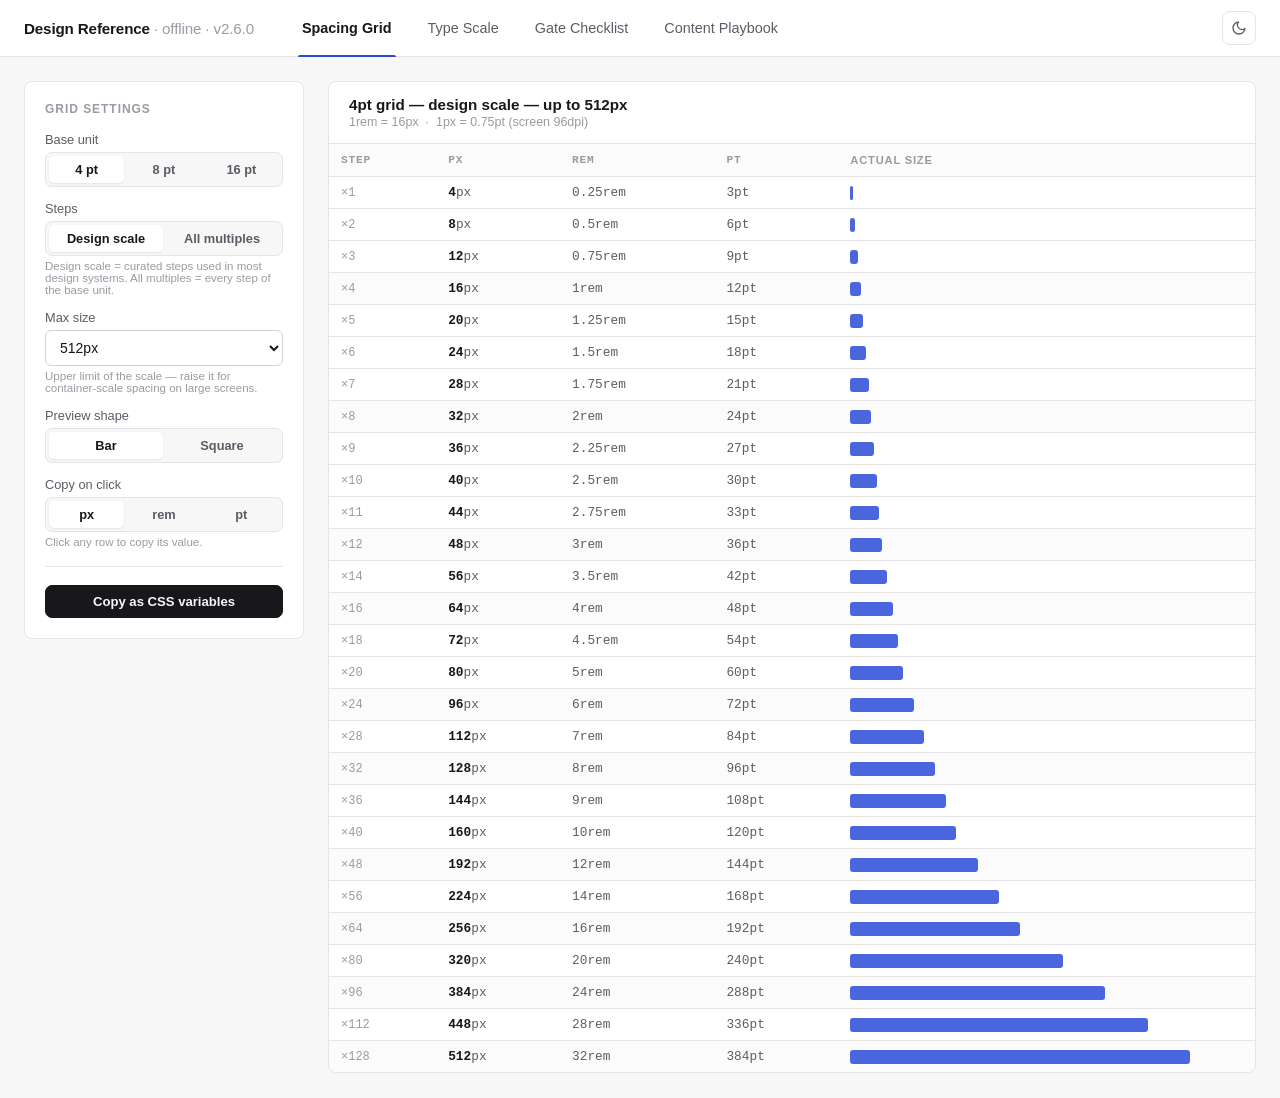
<file: index.html>
<!DOCTYPE html>
<html lang="en">
<head>
<meta charset="UTF-8">
<meta name="viewport" content="width=device-width, initial-scale=1.0">
<title>Design Reference — Spacing & Type Scale</title>

<!-- Apply saved/OS theme before first paint (no flash of the wrong theme). -->
<script src="js/theme-init.js"></script>

<!-- Styles, split by concern (base tokens → layout → components → per-tool). -->
<link rel="stylesheet" href="css/base.css">
<link rel="stylesheet" href="css/layout.css">
<link rel="stylesheet" href="css/components.css">
<link rel="stylesheet" href="css/spacing.css">
<link rel="stylesheet" href="css/type-scale.css">
<link rel="stylesheet" href="css/gate-checklist.css">
<link rel="stylesheet" href="css/content-playbook.css">
</head>
<body>

<a class="skip-link" href="#main">Skip to content</a>

<header>
  <div class="topbar">
    <div class="brand">Design Reference <span>· offline</span><span id="brand-ver"></span></div>
    <nav role="tablist">
      <button class="tab-btn active" role="tab" data-tab="spacing" aria-selected="true">Spacing Grid</button>
      <button class="tab-btn" role="tab" data-tab="type" aria-selected="false">Type Scale</button>
      <button class="tab-btn" role="tab" data-tab="gates" aria-selected="false">Gate Checklist</button>
      <button class="tab-btn" role="tab" data-tab="playbook" aria-selected="false">Content Playbook</button>
    </nav>
    <button class="theme-toggle" id="theme-toggle" aria-label="Toggle dark mode" title="Toggle dark mode">
      <svg class="icon-moon" viewBox="0 0 24 24" fill="none" stroke="currentColor" stroke-width="2" stroke-linecap="round" stroke-linejoin="round" aria-hidden="true">
        <path d="M21 12.8A9 9 0 1 1 11.2 3a7 7 0 0 0 9.8 9.8z"/>
      </svg>
      <svg class="icon-sun" viewBox="0 0 24 24" fill="none" stroke="currentColor" stroke-width="2" stroke-linecap="round" stroke-linejoin="round" aria-hidden="true">
        <circle cx="12" cy="12" r="4"/>
        <path d="M12 2v2M12 20v2M4.93 4.93l1.41 1.41M17.66 17.66l1.41 1.41M2 12h2M20 12h2M4.93 19.07l1.41-1.41M17.66 6.34l1.41-1.41"/>
      </svg>
    </button>
  </div>
</header>

<main id="main">

<!-- ============ SPACING ============ -->
<section id="panel-spacing" class="panel active">
  <div class="tool">
    <aside class="sidebar">
      <h2>Grid settings</h2>
      <div class="field">
        <label>Base unit</label>
        <div class="seg" id="sp-base">
          <button data-v="4" class="active">4&nbsp;pt</button>
          <button data-v="8">8&nbsp;pt</button>
          <button data-v="16">16&nbsp;pt</button>
        </div>
      </div>
      <div class="field">
        <label>Steps</label>
        <div class="seg" id="sp-mode">
          <button data-v="curated" class="active">Design scale</button>
          <button data-v="all">All multiples</button>
        </div>
        <div class="hint">Design scale = curated steps used in most design systems. All multiples = every step of the base unit.</div>
      </div>
      <div class="field">
        <label for="sp-max">Max size</label>
        <select id="sp-max">
          <option value="512" selected>512px</option>
          <option value="768">768px</option>
          <option value="1024">1024px</option>
          <option value="1280">1280px</option>
          <option value="1536">1536px</option>
          <option value="1920">1920px</option>
        </select>
        <div class="hint">Upper limit of the scale — raise it for container-scale spacing on large screens.</div>
      </div>
      <div class="field">
        <label>Preview shape</label>
        <div class="seg" id="sp-shape">
          <button data-v="bar" class="active">Bar</button>
          <button data-v="square">Square</button>
        </div>
      </div>
      <div class="field">
        <label>Copy on click</label>
        <div class="seg" id="sp-copyunit">
          <button data-v="px" class="active">px</button>
          <button data-v="rem">rem</button>
          <button data-v="pt">pt</button>
        </div>
        <div class="hint">Click any row to copy its value.</div>
      </div>
      <div class="divider"></div>
      <button class="btn primary" id="sp-export">Copy as CSS variables</button>
    </aside>

    <div class="content">
      <div class="content-head">
        <div>
          <h3 id="sp-title">4pt grid — design scale</h3>
          <div class="sub">1rem = 16px &nbsp;·&nbsp; 1px = 0.75pt (screen 96dpi)</div>
        </div>
      </div>
      <table class="sp-table">
        <thead>
          <tr>
            <th class="num">Step</th>
            <th class="num">px</th>
            <th class="num">rem</th>
            <th class="num">pt</th>
            <th class="bar-cell">Actual size</th>
          </tr>
        </thead>
        <tbody id="sp-body"></tbody>
      </table>
    </div>
  </div>
</section>

<!-- ============ TYPE SCALE ============ -->
<section id="panel-type" class="panel">
  <div class="tool">
    <aside class="sidebar">
      <h2>Type settings</h2>
      <div class="field">
        <label for="ts-basesize">Base font-size (px)</label>
        <input type="number" id="ts-basesize" value="16" min="8" max="32" step="1">
      </div>
      <div class="field">
        <label for="ts-scale">Scale ratio</label>
        <select id="ts-scale">
          <option value="1.067">1.067 — Minor Second</option>
          <option value="1.125">1.125 — Major Second</option>
          <option value="1.200" selected>1.200 — Minor Third</option>
          <option value="1.250">1.250 — Major Third</option>
          <option value="1.333">1.333 — Perfect Fourth</option>
          <option value="1.414">1.414 — Augmented Fourth</option>
          <option value="1.500">1.500 — Perfect Fifth</option>
          <option value="1.618">1.618 — Golden Ratio</option>
          <option value="custom">Custom…</option>
        </select>
      </div>
      <div class="field" id="ts-custom-wrap" style="display:none">
        <label for="ts-custom">Custom ratio</label>
        <input type="number" id="ts-custom" value="1.28" min="1.01" max="2.5" step="0.001">
      </div>

      <div class="divider"></div>
      <h2>Body</h2>
      <div class="field">
        <label for="ts-font">Font</label>
        <select id="ts-font">
          <option value="Inter, -apple-system, BlinkMacSystemFont, 'Segoe UI', sans-serif" selected>Inter / System Sans</option>
          <option value="Arial, Helvetica, sans-serif">Arial / Helvetica</option>
          <option value="Verdana, Geneva, sans-serif">Verdana</option>
          <option value="'Trebuchet MS', sans-serif">Trebuchet MS</option>
          <option value="Georgia, 'Times New Roman', serif">Georgia</option>
          <option value="'Times New Roman', Times, serif">Times New Roman</option>
          <option value="'Palatino Linotype', Palatino, serif">Palatino</option>
          <option value="'Courier New', Courier, monospace">Courier New</option>
          <option value="ui-monospace, Menlo, Consolas, monospace">System Mono</option>
        </select>
        <div class="hint">System fonts only — works fully offline. Inter falls back to system sans if not installed.</div>
      </div>
      <div class="field">
        <label for="ts-bodyweight">Weight</label>
        <select id="ts-bodyweight">
          <option value="300">300 — Light</option>
          <option value="400">400 — Regular</option>
          <option value="500" selected>500 — Medium</option>
          <option value="600">600 — Semibold</option>
        </select>
      </div>
      <div class="field">
        <label for="ts-bodylh">Line-height</label>
        <input type="number" id="ts-bodylh" value="1.6" min="1" max="2.4" step="0.05">
      </div>

      <div class="divider"></div>
      <h2>Headings</h2>
      <div class="field">
        <label for="ts-headfont">Font</label>
        <select id="ts-headfont">
          <option value="inherit" selected>Inherit from body</option>
          <option value="Inter, -apple-system, BlinkMacSystemFont, 'Segoe UI', sans-serif">Inter / System Sans</option>
          <option value="Arial, Helvetica, sans-serif">Arial / Helvetica</option>
          <option value="Verdana, Geneva, sans-serif">Verdana</option>
          <option value="'Trebuchet MS', sans-serif">Trebuchet MS</option>
          <option value="Georgia, 'Times New Roman', serif">Georgia</option>
          <option value="'Times New Roman', Times, serif">Times New Roman</option>
          <option value="'Palatino Linotype', Palatino, serif">Palatino</option>
          <option value="'Courier New', Courier, monospace">Courier New</option>
          <option value="ui-monospace, Menlo, Consolas, monospace">System Mono</option>
        </select>
      </div>
      <div class="field">
        <label for="ts-headweight">Weight</label>
        <select id="ts-headweight">
          <option value="400">400 — Regular</option>
          <option value="500">500 — Medium</option>
          <option value="600">600 — Semibold</option>
          <option value="700" selected>700 — Bold</option>
          <option value="800">800 — Extrabold</option>
        </select>
      </div>
      <div class="field">
        <label for="ts-headlh">Line-height</label>
        <input type="number" id="ts-headlh" value="1.15" min="0.9" max="2" step="0.05">
      </div>
      <div class="field">
        <label for="ts-headls">Letter-spacing (em)</label>
        <input type="number" id="ts-headls" value="-0.022" min="-0.1" max="0.2" step="0.002">
      </div>

      <div class="divider"></div>
      <button class="btn primary" id="ts-export">Copy as CSS variables</button>
    </aside>

    <div class="ts-split below" id="ts-body">
      <div class="content ts-pane" id="ts-scale-box">
        <div class="content-head">
          <div>
            <h3>Type scale preview</h3>
            <div class="sub">Click a size label to copy it · click the text to edit the sample sentence</div>
          </div>
          <div class="head-controls">
            <div class="seg" id="ts-unit">
              <button data-v="rem" class="active">REM</button>
              <button data-v="px">PX</button>
              <button data-v="pt">PT</button>
            </div>
          </div>
        </div>
        <div class="ts-rows" id="ts-rows"></div>
      </div>

      <div id="ts-splitter" role="separator" aria-orientation="horizontal" aria-label="Resize preview panels" title="Drag to resize" tabindex="0"><span class="grip"></span></div>

      <div class="content ts-pane" id="pv-box">
        <div class="content-head">
          <div>
            <h3>Page preview</h3>
            <div class="sub">Rendered live with the current type scale</div>
          </div>
          <div class="head-controls">
            <select id="pv-tpl" class="pv-select" aria-label="Page preview template">
              <option value="landing" selected>Landing page</option>
              <option value="blog">Blog post</option>
            </select>
            <div class="seg seg-icons" id="pv-layout">
              <button data-v="below" class="active" title="Preview below the scale" aria-label="Preview below the scale">
                <svg viewBox="0 0 24 24" fill="none" stroke="currentColor" stroke-width="2" stroke-linecap="round" stroke-linejoin="round" aria-hidden="true"><rect width="18" height="18" x="3" y="3" rx="2"/><path d="M3 12h18"/></svg>
              </button>
              <button data-v="side" title="Preview side by side" aria-label="Preview side by side">
                <svg viewBox="0 0 24 24" fill="none" stroke="currentColor" stroke-width="2" stroke-linecap="round" stroke-linejoin="round" aria-hidden="true"><rect width="18" height="18" x="3" y="3" rx="2"/><path d="M12 3v18"/></svg>
              </button>
            </div>
            <div class="seg seg-icons" id="ts-device">
              <button data-v="desktop" class="active" title="Desktop width" aria-label="Desktop width">
                <svg viewBox="0 0 24 24" fill="none" stroke="currentColor" stroke-width="2" stroke-linecap="round" stroke-linejoin="round" aria-hidden="true"><rect width="20" height="14" x="2" y="3" rx="2"/><line x1="8" x2="16" y1="21" y2="21"/><line x1="12" x2="12" y1="17" y2="21"/></svg>
              </button>
              <button data-v="mobile" title="Mobile width (375px)" aria-label="Mobile width (375px)">
                <svg viewBox="0 0 24 24" fill="none" stroke="currentColor" stroke-width="2" stroke-linecap="round" stroke-linejoin="round" aria-hidden="true"><rect width="14" height="20" x="5" y="2" rx="2" ry="2"/><path d="M12 18h.01"/></svg>
              </button>
            </div>
            <button class="btn icon-btn" id="ts-fullscreen" title="Fullscreen preview" aria-label="Fullscreen preview">
              <svg viewBox="0 0 24 24" fill="none" stroke="currentColor" stroke-width="2" stroke-linecap="round" stroke-linejoin="round" aria-hidden="true"><path d="M8 3H5a2 2 0 0 0-2 2v3"/><path d="M21 8V5a2 2 0 0 0-2-2h-3"/><path d="M3 16v3a2 2 0 0 0 2 2h3"/><path d="M16 21h3a2 2 0 0 0 2-2v-3"/></svg>
            </button>
          </div>
        </div>
        <div id="ts-preview">
          <button class="btn pv-close" id="pv-close">
            <svg viewBox="0 0 24 24" fill="none" stroke="currentColor" stroke-width="2" stroke-linecap="round" stroke-linejoin="round" aria-hidden="true"><path d="M8 3v3a2 2 0 0 1-2 2H3"/><path d="M21 8h-3a2 2 0 0 1-2-2V3"/><path d="M3 16h3a2 2 0 0 1 2 2v3"/><path d="M16 21v-3a2 2 0 0 1 2-2h3"/></svg>
            Close (Esc)
          </button>
          <div class="pv-frame" id="pv-frame"><div class="pv-page" id="pv-page"></div></div>
        </div>
      </div>
    </div>
  </div>
</section>

<!-- ============ GATE CHECKLIST ============ -->
<section id="panel-gates" class="panel">
  <div class="gc-topbar">
    <div class="gc-overview" id="gc-overview"></div>
    <div class="gc-actions">
      <button class="btn" id="gc-print-btn">Print report</button>
      <button class="btn" id="gc-copy">Copy as Markdown</button>
      <button class="btn" id="gc-reset">Reset</button>
    </div>
  </div>

  <nav class="gc-steps" id="gc-steps" role="tablist" aria-label="Project phases"></nav>

  <div class="content">
    <div class="content-head">
      <div>
        <h3 id="gc-title"></h3>
        <div class="sub" id="gc-blurb"></div>
      </div>
      <div class="head-controls">
        <span class="gc-badge" id="gc-badge" role="status"></span>
      </div>
    </div>
    <div class="gc-groups" id="gc-groups"></div>
    <div class="gc-gate" id="gc-gate"></div>
  </div>
</section>

<!-- ============ CONTENT PLAYBOOK ============ -->
<section id="panel-playbook" class="panel">
  <div class="cp-topbar">
    <div class="cp-pagebar" id="cp-pagebar">
      <label for="cp-page">Page</label>
      <select id="cp-page" class="pv-select"></select>
      <button class="btn" id="cp-new">New page</button>
      <button class="btn" id="cp-del">Delete</button>
    </div>
    <div class="cp-actions">
      <button class="btn" id="cp-brief" title="Blank brief to copy and send to the client to fill in">Client brief</button>
      <span class="cp-actions-sep" aria-hidden="true"></span>
      <button class="btn" id="cp-print-btn" title="Print / PDF of your filled page — for your own records">Print handoff</button>
      <button class="btn" id="cp-copy" title="Copy your filled page as Markdown — for your own records">Copy handoff</button>
    </div>
  </div>

  <nav class="gc-steps" id="cp-steps" role="tablist" aria-label="Content stages"></nav>

  <div class="content">
    <div class="content-head">
      <div>
        <h3 id="cp-title"></h3>
        <div class="sub" id="cp-short"></div>
      </div>
      <div class="head-controls">
        <span class="gc-badge" id="cp-progress" role="status"></span>
      </div>
    </div>
    <div class="cp-body" id="cp-body"></div>
  </div>
</section>

</main>

<div id="toast" role="status"></div>

<div id="modal" aria-modal="true" role="dialog" aria-labelledby="modal-title">
  <div class="modal-box">
    <div class="modal-head">
      <h4 id="modal-title">CSS variables</h4>
      <button id="modal-close" aria-label="Close">✕</button>
    </div>
    <pre id="modal-code"></pre>
    <div class="modal-foot">
      <button class="btn primary" id="modal-copy">Copy to clipboard</button>
    </div>
  </div>
</div>

<!-- Classic scripts (no ES modules) so double-clicking the file over file:// keeps working.
     Shared helpers on window.DR load first; defer preserves order and runs after parse. -->
<script defer src="js/utils.js"></script>
<script defer src="js/app.js"></script>
<script defer src="js/spacing.js"></script>
<script defer src="js/type-scale.js"></script>
<script defer src="js/gate-checklist.js"></script>
<script defer src="js/content-playbook.js"></script>

<!-- Print-only report targets, populated by their tools (cleared on each other's print). -->
<div id="gc-print" aria-hidden="true"></div>
<div id="cp-print" aria-hidden="true"></div>

</body>
</html>
</file>
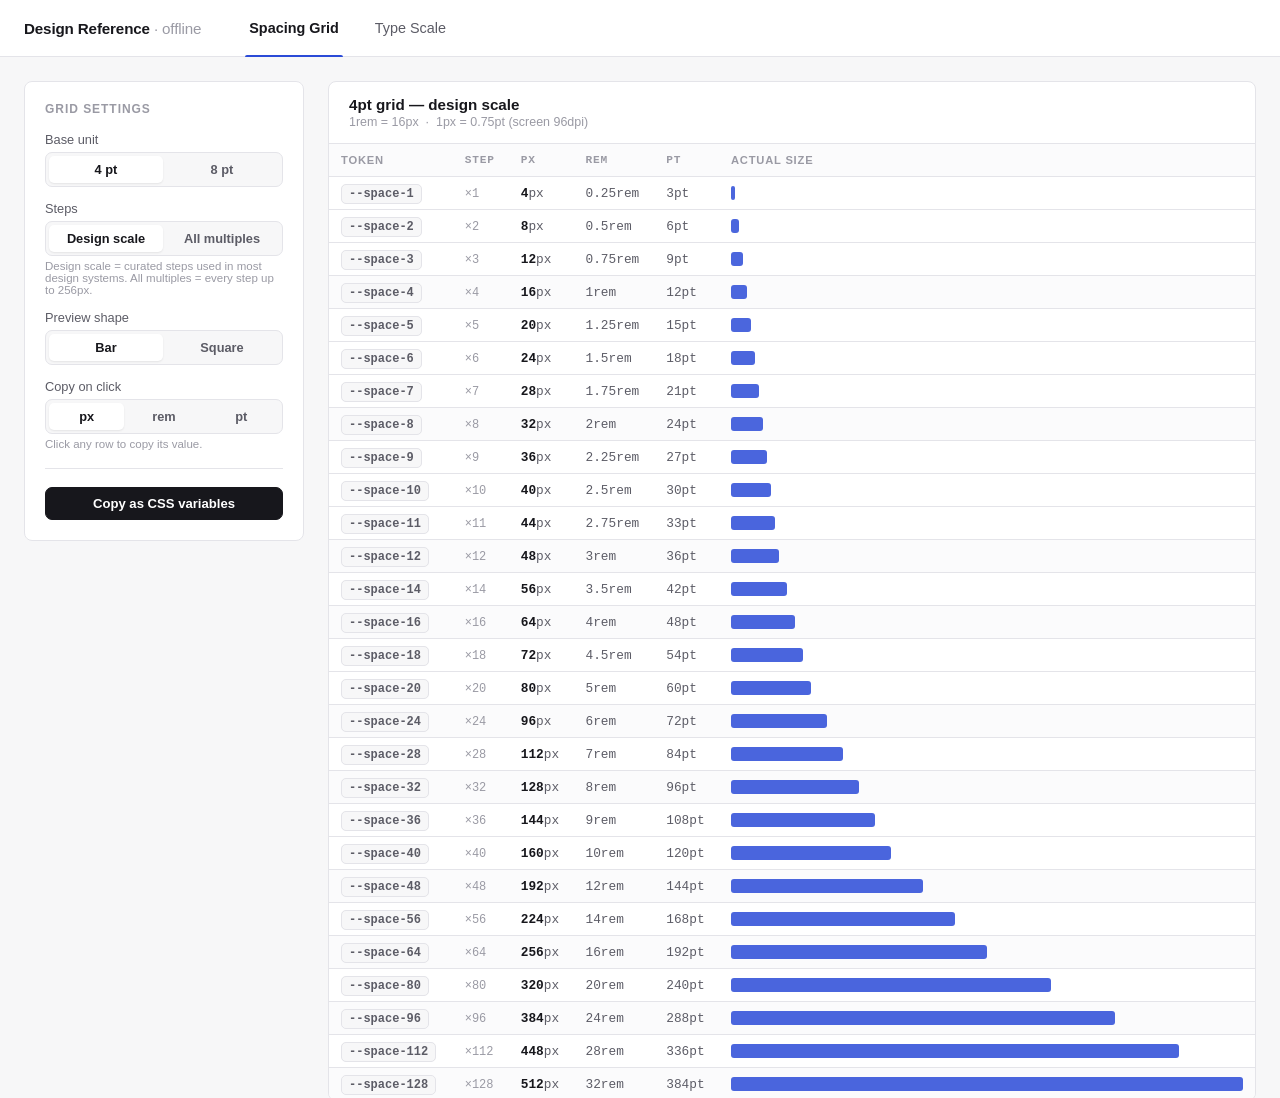
<file: design-reference.html>
<!DOCTYPE html>
<html lang="en">
<head>
<meta charset="UTF-8">
<meta name="viewport" content="width=device-width, initial-scale=1.0">
<title>Design Reference — Spacing & Type Scale</title>
<style>
  :root{
    --bg:#f7f7f8;
    --surface:#ffffff;
    --border:#e4e4e9;
    --border-strong:#d0d0d8;
    --text:#17171c;
    --text-2:#5c5c66;
    --text-3:#9a9aa4;
    --accent:#2b4bd7;
    --accent-soft:#eef1fd;
    --mono:ui-monospace,'Cascadia Code','SF Mono',Menlo,Consolas,monospace;
    --sans:-apple-system,BlinkMacSystemFont,'Segoe UI',Roboto,Helvetica,Arial,sans-serif;
    --radius:8px;
  }
  *{box-sizing:border-box;margin:0;padding:0}
  html{font-size:16px}
  body{
    font-family:var(--sans);
    background:var(--bg);
    color:var(--text);
    -webkit-font-smoothing:antialiased;
    min-height:100vh;
  }

  /* ---------- Top bar / tabs ---------- */
  header{
    background:var(--surface);
    border-bottom:1px solid var(--border);
    position:sticky;top:0;z-index:50;
  }
  .topbar{
    max-width:1400px;margin:0 auto;
    display:flex;align-items:center;gap:32px;
    padding:0 24px;height:56px;
  }
  .brand{font-weight:700;font-size:.95rem;letter-spacing:-.01em;white-space:nowrap}
  .brand span{color:var(--text-3);font-weight:500}
  nav{display:flex;gap:4px;height:100%}
  .tab-btn{
    appearance:none;border:none;background:none;cursor:pointer;
    font:inherit;font-size:.9rem;font-weight:500;color:var(--text-2);
    padding:0 16px;height:100%;position:relative;
  }
  .tab-btn:hover{color:var(--text)}
  .tab-btn.active{color:var(--text);font-weight:600}
  .tab-btn.active::after{
    content:"";position:absolute;left:12px;right:12px;bottom:-1px;
    height:2px;background:var(--accent);border-radius:2px 2px 0 0;
  }
  .tab-btn:focus-visible{outline:2px solid var(--accent);outline-offset:-4px;border-radius:6px}

  main{max-width:1400px;margin:0 auto;padding:24px}
  .panel{display:none}
  .panel.active{display:block}

  /* ---------- Shared layout: sidebar + content ---------- */
  .tool{
    display:grid;grid-template-columns:280px 1fr;gap:24px;align-items:start;
  }
  .sidebar{
    background:var(--surface);border:1px solid var(--border);border-radius:var(--radius);
    padding:20px;position:sticky;top:80px;
  }
  .sidebar h2{font-size:.75rem;font-weight:700;text-transform:uppercase;letter-spacing:.08em;color:var(--text-3);margin-bottom:16px}
  .field{margin-bottom:14px}
  .field label{display:block;font-size:.8rem;font-weight:500;color:var(--text-2);margin-bottom:5px}
  .field input[type=text],.field input[type=number],.field select{
    width:100%;padding:8px 10px;font:inherit;font-size:.875rem;
    border:1px solid var(--border-strong);border-radius:6px;background:#fff;color:var(--text);
  }
  .field input:focus,.field select:focus{outline:2px solid var(--accent);outline-offset:-1px;border-color:var(--accent)}
  .field .hint{font-size:.72rem;color:var(--text-3);margin-top:4px}
  .divider{height:1px;background:var(--border);margin:18px 0}

  .seg{
    display:flex;background:var(--bg);border:1px solid var(--border);border-radius:7px;padding:3px;gap:2px;
  }
  .seg button{
    flex:1;appearance:none;border:none;background:none;cursor:pointer;
    font:inherit;font-size:.8rem;font-weight:600;color:var(--text-2);
    padding:6px 4px;border-radius:5px;
  }
  .seg button.active{background:var(--surface);color:var(--text);box-shadow:0 1px 2px rgba(0,0,0,.08)}
  .seg button:focus-visible{outline:2px solid var(--accent);outline-offset:-2px}

  .btn{
    appearance:none;border:1px solid var(--border-strong);background:var(--surface);
    font:inherit;font-size:.82rem;font-weight:600;color:var(--text);
    padding:8px 14px;border-radius:7px;cursor:pointer;width:100%;
  }
  .btn:hover{border-color:var(--text-3)}
  .btn.primary{background:var(--text);border-color:var(--text);color:#fff}
  .btn.primary:hover{background:#000}
  .btn:focus-visible{outline:2px solid var(--accent);outline-offset:2px}

  .content{
    background:var(--surface);border:1px solid var(--border);border-radius:var(--radius);
    overflow:hidden;
  }
  .content-head{
    display:flex;align-items:center;justify-content:space-between;gap:16px;
    padding:14px 20px;border-bottom:1px solid var(--border);flex-wrap:wrap;
  }
  .content-head h3{font-size:.95rem;font-weight:650}
  .content-head .sub{font-size:.78rem;color:var(--text-3);font-weight:400;margin-top:2px}

  /* ---------- Spacing table ---------- */
  .sp-table{width:100%;border-collapse:collapse}
  .sp-table th{
    text-align:left;font-size:.7rem;font-weight:700;text-transform:uppercase;letter-spacing:.07em;
    color:var(--text-3);padding:10px 12px;border-bottom:1px solid var(--border);
    background:#fbfbfc;position:sticky;top:56px;z-index:10;
  }
  .sp-table td{
    padding:8px 12px;border-bottom:1px solid var(--border);
    font-size:.85rem;vertical-align:middle;
  }
  .sp-table tr:last-child td{border-bottom:none}
  .sp-table tr.sp-row{cursor:pointer}
  .sp-table tr.sp-row:hover{background:var(--accent-soft)}
  .sp-table tr.milestone td{background:#fbfbfc}
  .sp-table tr.milestone:hover td{background:var(--accent-soft)}
  td.mono,th.num{font-family:var(--mono)}
  td.mono{font-size:.8rem;color:var(--text-2);white-space:nowrap}
  td.mono b{color:var(--text);font-weight:600}
  .token{
    font-family:var(--mono);font-size:.75rem;font-weight:600;
    background:var(--bg);border:1px solid var(--border);border-radius:5px;
    padding:2px 7px;color:var(--text-2);white-space:nowrap;
  }
  .mult{font-family:var(--mono);font-size:.75rem;color:var(--text-3);white-space:nowrap}
  .bar-cell{width:45%}
  .bar{
    height:14px;background:var(--accent);border-radius:3px;min-width:2px;
    opacity:.85;
  }
  .bar-wrap{display:flex;align-items:center;gap:8px}
  .square{
    background:var(--accent-soft);border:1.5px solid var(--accent);border-radius:3px;flex:none;
  }
  .copied-flash{animation:flash .6s ease}
  @keyframes flash{0%{background:#dcfce7}100%{background:transparent}}

  /* ---------- Type scale ---------- */
  .ts-rows{padding:8px 0}
  .ts-row{
    display:flex;align-items:baseline;gap:20px;
    padding:10px 20px;border-bottom:1px solid #f0f0f3;
  }
  .ts-row:last-child{border-bottom:none}
  .ts-row:hover{background:#fbfbfc}
  .ts-meta{
    flex:none;width:150px;text-align:right;
    font-family:var(--mono);font-size:.75rem;color:var(--text-3);
    display:flex;justify-content:flex-end;align-items:baseline;gap:10px;
    cursor:pointer;user-select:none;
  }
  .ts-meta:hover .ts-size{color:var(--accent)}
  .ts-tag{font-weight:700;color:var(--text-2)}
  .ts-size{white-space:nowrap}
  .ts-sample{
    flex:1;min-width:0;white-space:nowrap;overflow:hidden;
    outline:none;
  }
  .ts-sample:focus{outline:2px dashed var(--border-strong);outline-offset:2px;border-radius:4px}

  /* toast */
  #toast{
    position:fixed;bottom:24px;left:50%;transform:translateX(-50%) translateY(80px);
    background:var(--text);color:#fff;font-size:.82rem;font-weight:500;
    padding:9px 16px;border-radius:8px;opacity:0;transition:.25s ease;pointer-events:none;z-index:100;
    font-family:var(--mono);
  }
  #toast.show{opacity:1;transform:translateX(-50%) translateY(0)}

  /* modal for CSS export */
  #modal{
    position:fixed;inset:0;background:rgba(20,20,25,.45);z-index:90;
    display:none;align-items:center;justify-content:center;padding:24px;
  }
  #modal.open{display:flex}
  .modal-box{
    background:var(--surface);border-radius:12px;max-width:560px;width:100%;
    max-height:80vh;display:flex;flex-direction:column;overflow:hidden;
    box-shadow:0 20px 60px rgba(0,0,0,.25);
  }
  .modal-head{display:flex;justify-content:space-between;align-items:center;padding:14px 18px;border-bottom:1px solid var(--border)}
  .modal-head h4{font-size:.9rem}
  .modal-head button{appearance:none;border:none;background:none;font-size:1.1rem;cursor:pointer;color:var(--text-3);padding:4px}
  .modal-box pre{
    overflow:auto;padding:16px 18px;font-family:var(--mono);font-size:.78rem;line-height:1.55;
    color:var(--text-2);flex:1;
  }
  .modal-foot{padding:12px 18px;border-top:1px solid var(--border)}

  @media (max-width:900px){
    .tool{grid-template-columns:1fr}
    .sidebar{position:static}
    .ts-meta{width:110px}
    .bar-cell{width:30%}
  }
</style>
</head>
<body>

<header>
  <div class="topbar">
    <div class="brand">Design Reference <span>· offline</span></div>
    <nav role="tablist">
      <button class="tab-btn active" role="tab" data-tab="spacing" aria-selected="true">Spacing Grid</button>
      <button class="tab-btn" role="tab" data-tab="type" aria-selected="false">Type Scale</button>
    </nav>
  </div>
</header>

<main>

<!-- ============ SPACING ============ -->
<section id="panel-spacing" class="panel active">
  <div class="tool">
    <aside class="sidebar">
      <h2>Grid settings</h2>
      <div class="field">
        <label>Base unit</label>
        <div class="seg" id="sp-base">
          <button data-v="4" class="active">4&nbsp;pt</button>
          <button data-v="8">8&nbsp;pt</button>
        </div>
      </div>
      <div class="field">
        <label>Steps</label>
        <div class="seg" id="sp-mode">
          <button data-v="curated" class="active">Design scale</button>
          <button data-v="all">All multiples</button>
        </div>
        <div class="hint">Design scale = curated steps used in most design systems. All multiples = every step up to 256px.</div>
      </div>
      <div class="field">
        <label>Preview shape</label>
        <div class="seg" id="sp-shape">
          <button data-v="bar" class="active">Bar</button>
          <button data-v="square">Square</button>
        </div>
      </div>
      <div class="field">
        <label>Copy on click</label>
        <div class="seg" id="sp-copyunit">
          <button data-v="px" class="active">px</button>
          <button data-v="rem">rem</button>
          <button data-v="pt">pt</button>
        </div>
        <div class="hint">Click any row to copy its value.</div>
      </div>
      <div class="divider"></div>
      <button class="btn primary" id="sp-export">Copy as CSS variables</button>
    </aside>

    <div class="content">
      <div class="content-head">
        <div>
          <h3 id="sp-title">4pt grid — design scale</h3>
          <div class="sub">1rem = 16px &nbsp;·&nbsp; 1px = 0.75pt (screen 96dpi)</div>
        </div>
      </div>
      <table class="sp-table">
        <thead>
          <tr>
            <th>Token</th>
            <th class="num">Step</th>
            <th class="num">px</th>
            <th class="num">rem</th>
            <th class="num">pt</th>
            <th class="bar-cell">Actual size</th>
          </tr>
        </thead>
        <tbody id="sp-body"></tbody>
      </table>
    </div>
  </div>
</section>

<!-- ============ TYPE SCALE ============ -->
<section id="panel-type" class="panel">
  <div class="tool">
    <aside class="sidebar">
      <h2>Type settings</h2>
      <div class="field">
        <label for="ts-basesize">Base font-size (px)</label>
        <input type="number" id="ts-basesize" value="16" min="8" max="32" step="1">
      </div>
      <div class="field">
        <label for="ts-scale">Scale ratio</label>
        <select id="ts-scale">
          <option value="1.067">1.067 — Minor Second</option>
          <option value="1.125">1.125 — Major Second</option>
          <option value="1.200" selected>1.200 — Minor Third</option>
          <option value="1.250">1.250 — Major Third</option>
          <option value="1.333">1.333 — Perfect Fourth</option>
          <option value="1.414">1.414 — Augmented Fourth</option>
          <option value="1.500">1.500 — Perfect Fifth</option>
          <option value="1.618">1.618 — Golden Ratio</option>
          <option value="custom">Custom…</option>
        </select>
      </div>
      <div class="field" id="ts-custom-wrap" style="display:none">
        <label for="ts-custom">Custom ratio</label>
        <input type="number" id="ts-custom" value="1.28" min="1.01" max="2.5" step="0.001">
      </div>

      <div class="divider"></div>
      <h2>Body</h2>
      <div class="field">
        <label for="ts-font">Font</label>
        <select id="ts-font">
          <option value="Inter, -apple-system, BlinkMacSystemFont, 'Segoe UI', sans-serif" selected>Inter / System Sans</option>
          <option value="Arial, Helvetica, sans-serif">Arial / Helvetica</option>
          <option value="Verdana, Geneva, sans-serif">Verdana</option>
          <option value="'Trebuchet MS', sans-serif">Trebuchet MS</option>
          <option value="Georgia, 'Times New Roman', serif">Georgia</option>
          <option value="'Times New Roman', Times, serif">Times New Roman</option>
          <option value="'Palatino Linotype', Palatino, serif">Palatino</option>
          <option value="'Courier New', Courier, monospace">Courier New</option>
          <option value="ui-monospace, Menlo, Consolas, monospace">System Mono</option>
        </select>
        <div class="hint">System fonts only — works fully offline. Inter falls back to system sans if not installed.</div>
      </div>
      <div class="field">
        <label for="ts-bodyweight">Weight</label>
        <select id="ts-bodyweight">
          <option value="300">300 — Light</option>
          <option value="400">400 — Regular</option>
          <option value="500" selected>500 — Medium</option>
          <option value="600">600 — Semibold</option>
        </select>
      </div>
      <div class="field">
        <label for="ts-bodylh">Line-height</label>
        <input type="number" id="ts-bodylh" value="1.6" min="1" max="2.4" step="0.05">
      </div>

      <div class="divider"></div>
      <h2>Headings</h2>
      <div class="field">
        <label for="ts-headfont">Font</label>
        <select id="ts-headfont">
          <option value="inherit" selected>Inherit from body</option>
          <option value="Inter, -apple-system, BlinkMacSystemFont, 'Segoe UI', sans-serif">Inter / System Sans</option>
          <option value="Arial, Helvetica, sans-serif">Arial / Helvetica</option>
          <option value="Verdana, Geneva, sans-serif">Verdana</option>
          <option value="'Trebuchet MS', sans-serif">Trebuchet MS</option>
          <option value="Georgia, 'Times New Roman', serif">Georgia</option>
          <option value="'Times New Roman', Times, serif">Times New Roman</option>
          <option value="'Palatino Linotype', Palatino, serif">Palatino</option>
          <option value="'Courier New', Courier, monospace">Courier New</option>
          <option value="ui-monospace, Menlo, Consolas, monospace">System Mono</option>
        </select>
      </div>
      <div class="field">
        <label for="ts-headweight">Weight</label>
        <select id="ts-headweight">
          <option value="400">400 — Regular</option>
          <option value="500">500 — Medium</option>
          <option value="600">600 — Semibold</option>
          <option value="700" selected>700 — Bold</option>
          <option value="800">800 — Extrabold</option>
        </select>
      </div>
      <div class="field">
        <label for="ts-headlh">Line-height</label>
        <input type="number" id="ts-headlh" value="1.15" min="0.9" max="2" step="0.05">
      </div>
      <div class="field">
        <label for="ts-headls">Letter-spacing (em)</label>
        <input type="number" id="ts-headls" value="-0.022" min="-0.1" max="0.2" step="0.002">
      </div>

      <div class="divider"></div>
      <button class="btn primary" id="ts-export">Copy as CSS variables</button>
    </aside>

    <div class="content">
      <div class="content-head">
        <div>
          <h3>Type scale preview</h3>
          <div class="sub">Click a size label to copy it · click the text to edit the sample sentence</div>
        </div>
        <div class="seg" id="ts-unit" style="width:180px">
          <button data-v="rem" class="active">REM</button>
          <button data-v="px">PX</button>
          <button data-v="pt">PT</button>
        </div>
      </div>
      <div class="ts-rows" id="ts-rows"></div>
    </div>
  </div>
</section>

</main>

<div id="toast" role="status"></div>

<div id="modal" aria-modal="true" role="dialog">
  <div class="modal-box">
    <div class="modal-head">
      <h4 id="modal-title">CSS variables</h4>
      <button id="modal-close" aria-label="Close">✕</button>
    </div>
    <pre id="modal-code"></pre>
    <div class="modal-foot">
      <button class="btn primary" id="modal-copy">Copy to clipboard</button>
    </div>
  </div>
</div>

<script>
(function(){
  "use strict";
  var REM = 16;                 // 1rem = 16px
  var PX_TO_PT = 72/96;         // 0.75

  /* ---------- helpers ---------- */
  function $(s,c){return (c||document).querySelector(s)}
  function $$(s,c){return Array.prototype.slice.call((c||document).querySelectorAll(s))}
  function fmt(n,d){ var s = n.toFixed(d===undefined?3:d); return s.replace(/\.?0+$/,'') || '0'; }

  var toastTimer=null;
  function toast(msg){
    var t=$('#toast'); t.textContent=msg; t.classList.add('show');
    clearTimeout(toastTimer);
    toastTimer=setTimeout(function(){t.classList.remove('show')},1400);
  }
  function copyText(txt,label){
    function done(){ toast('Copied: '+(label||txt)); }
    if(navigator.clipboard && navigator.clipboard.writeText){
      navigator.clipboard.writeText(txt).then(done,function(){fallback()});
    } else fallback();
    function fallback(){
      var ta=document.createElement('textarea');
      ta.value=txt; ta.style.position='fixed'; ta.style.opacity='0';
      document.body.appendChild(ta); ta.select();
      try{document.execCommand('copy');done();}catch(e){}
      document.body.removeChild(ta);
    }
  }

  /* segmented control wiring */
  function seg(id, onChange){
    var el=$(id);
    el.addEventListener('click',function(e){
      var b=e.target.closest('button'); if(!b) return;
      $$('button',el).forEach(function(x){x.classList.remove('active')});
      b.classList.add('active');
      onChange(b.dataset.v);
    });
    return function(){ return $('button.active',el).dataset.v; };
  }

  /* ---------- tabs ---------- */
  $$('.tab-btn').forEach(function(btn){
    btn.addEventListener('click',function(){
      $$('.tab-btn').forEach(function(b){b.classList.remove('active');b.setAttribute('aria-selected','false')});
      btn.classList.add('active'); btn.setAttribute('aria-selected','true');
      $$('.panel').forEach(function(p){p.classList.remove('active')});
      $('#panel-'+btn.dataset.tab).classList.add('active');
    });
  });

  /* ================= SPACING ================= */
  // Curated design-system scales (px)
  var CURATED = {
    4:[4,8,12,16,20,24,28,32,36,40,44,48,56,64,72,80,96,112,128,144,160,192,224,256,320,384,448,512],
    8:[8,16,24,32,40,48,56,64,72,80,96,112,128,160,192,224,256,320,384,448,512]
  };
  var MILESTONES = [16,32,48,64,96,128,192,256,384,512]; // visually anchor rows

  var spState = { base:4, mode:'curated', shape:'bar', copy:'px' };

  var getBase   = seg('#sp-base',   function(v){spState.base=+v; renderSpacing();});
  var getMode   = seg('#sp-mode',   function(v){spState.mode=v; renderSpacing();});
  var getShape  = seg('#sp-shape',  function(v){spState.shape=v; renderSpacing();});
  var getCopyU  = seg('#sp-copyunit',function(v){spState.copy=v;});

  function spacingValues(){
    if(spState.mode==='all'){
      var out=[], b=spState.base;
      for(var v=b; v<=256; v+=b) out.push(v);
      return out;
    }
    return CURATED[spState.base];
  }

  function renderSpacing(){
    var vals = spacingValues();
    var body = $('#sp-body');
    var maxBar = 512;
    $('#sp-title').textContent = spState.base+'pt grid — '+(spState.mode==='curated'?'design scale':'all multiples');
    var html = vals.map(function(px,i){
      var step = px/spState.base;
      var rem = px/REM, pt = px*PX_TO_PT;
      var isMile = MILESTONES.indexOf(px)>-1;
      var vis;
      if(spState.shape==='square'){
        var s = Math.min(px,96);
        vis = '<div class="bar-wrap"><div class="square" style="width:'+s+'px;height:'+s+'px" title="'+px+'×'+px+'px"></div>'+
              (px>96?'<span style="font-size:.7rem;color:var(--text-3)">shown capped at 96px</span>':'')+'</div>';
      } else {
        var w = Math.min(px,maxBar);
        vis = '<div class="bar-wrap"><div class="bar" style="width:'+w+'px"></div>'+
              (px>maxBar?'<span style="font-size:.7rem;color:var(--text-3)">capped</span>':'')+'</div>';
      }
      return '<tr class="sp-row'+(isMile?' milestone':'')+'" data-px="'+px+'">'+
        '<td><span class="token">--space-'+fmt(step,2).replace('.','\u2011')+'</span></td>'+
        '<td class="mono"><span class="mult">×'+fmt(step,2)+'</span></td>'+
        '<td class="mono"><b>'+px+'</b>px</td>'+
        '<td class="mono">'+fmt(rem,4)+'rem</td>'+
        '<td class="mono">'+fmt(pt,2)+'pt</td>'+
        '<td class="bar-cell">'+vis+'</td>'+
      '</tr>';
    }).join('');
    body.innerHTML = html;
  }

  $('#sp-body').addEventListener('click',function(e){
    var tr = e.target.closest('tr.sp-row'); if(!tr) return;
    var px = +tr.dataset.px, val;
    if(spState.copy==='rem') val = fmt(px/REM,4)+'rem';
    else if(spState.copy==='pt') val = fmt(px*PX_TO_PT,2)+'pt';
    else val = px+'px';
    copyText(val);
    tr.classList.remove('copied-flash'); void tr.offsetWidth; tr.classList.add('copied-flash');
  });

  $('#sp-export').addEventListener('click',function(){
    var vals = spacingValues();
    var lines = vals.map(function(px){
      var step = fmt(px/spState.base,2).replace('.','-');
      return '  --space-'+step+': '+fmt(px/REM,4)+'rem; /* '+px+'px */';
    });
    openModal('Spacing — '+spState.base+'pt grid', ':root {\n'+lines.join('\n')+'\n}');
  });

  /* ================= TYPE SCALE ================= */
  var LEVELS = [
    {tag:'h1', exp:6},{tag:'h2', exp:5},{tag:'h3', exp:4},
    {tag:'h4', exp:3},{tag:'h5', exp:2},{tag:'h6', exp:1},
    {tag:'p', exp:0},{tag:'small', exp:-1},{tag:'tiny', exp:-2}
  ];
  var SAMPLE = 'The quick brown fox jumps over the lazy dog';
  var samples = {}; LEVELS.forEach(function(l){samples[l.tag]=SAMPLE});

  var tsUnit = 'rem';
  seg('#ts-unit', function(v){ tsUnit=v; renderType(); });

  var ids = ['ts-basesize','ts-scale','ts-custom','ts-font','ts-bodyweight','ts-bodylh','ts-headfont','ts-headweight','ts-headlh','ts-headls'];
  ids.forEach(function(id){
    $('#'+id).addEventListener('input', function(){
      if(id==='ts-scale'){
        $('#ts-custom-wrap').style.display = ($('#ts-scale').value==='custom') ? '' : 'none';
      }
      renderType();
    });
  });

  function getRatio(){
    var v = $('#ts-scale').value;
    if(v==='custom') return parseFloat($('#ts-custom').value)||1.2;
    return parseFloat(v);
  }
  function getCfg(){
    return {
      base: parseFloat($('#ts-basesize').value)||16,
      ratio: getRatio(),
      font: $('#ts-font').value,
      bodyWeight: $('#ts-bodyweight').value,
      bodyLh: parseFloat($('#ts-bodylh').value)||1.6,
      headFont: $('#ts-headfont').value,
      headWeight: $('#ts-headweight').value,
      headLh: parseFloat($('#ts-headlh').value)||1.15,
      headLs: parseFloat($('#ts-headls').value)||0
    };
  }
  function sizeLabel(px){
    if(tsUnit==='px')  return fmt(px,2)+'px';
    if(tsUnit==='pt')  return fmt(px*PX_TO_PT,2)+'pt';
    return fmt(px/REM,3)+'rem';
  }

  function renderType(){
    var c = getCfg();
    var rows = $('#ts-rows');
    rows.innerHTML = LEVELS.map(function(l){
      var px = c.base * Math.pow(c.ratio, l.exp);
      var isHead = l.exp>0;
      var style = 'font-size:'+fmt(px,3)+'px;'+
        'font-family:'+(isHead ? (c.headFont==='inherit'?c.font:c.headFont) : c.font)+';'+
        'font-weight:'+(isHead?c.headWeight:c.bodyWeight)+';'+
        'line-height:'+(isHead?c.headLh:c.bodyLh)+';'+
        (isHead && c.headLs ? 'letter-spacing:'+c.headLs+'em;':'')+
        (l.tag==='tiny'?'color:var(--text-3);':'');
      return '<div class="ts-row">'+
        '<div class="ts-meta" data-px="'+fmt(px,3)+'" title="Click to copy">'+
          '<span class="ts-tag">'+l.tag+'</span>'+
          '<span class="ts-size">'+sizeLabel(px)+'</span>'+
        '</div>'+
        '<div class="ts-sample" contenteditable="true" spellcheck="false" data-tag="'+l.tag+'" style="'+style+'">'+samples[l.tag]+'</div>'+
      '</div>';
    }).join('');
  }

  $('#ts-rows').addEventListener('click',function(e){
    var m = e.target.closest('.ts-meta'); if(!m) return;
    var px = parseFloat(m.dataset.px), val;
    if(tsUnit==='px') val=fmt(px,2)+'px';
    else if(tsUnit==='pt') val=fmt(px*PX_TO_PT,2)+'pt';
    else val=fmt(px/REM,4)+'rem';
    copyText(val);
  });
  // keep edited sample text in sync across re-renders
  $('#ts-rows').addEventListener('input',function(e){
    var s=e.target.closest('.ts-sample'); if(!s) return;
    samples[s.dataset.tag]=s.textContent;
  });

  $('#ts-export').addEventListener('click',function(){
    var c=getCfg();
    var lines = LEVELS.map(function(l){
      var px = c.base * Math.pow(c.ratio, l.exp);
      var name = l.tag==='p' ? 'base' : l.tag;
      return '  --text-'+name+': '+fmt(px/REM,4)+'rem; /* '+fmt(px,2)+'px */';
    });
    var css = ':root {\n'+
      '  /* scale '+fmt(c.ratio,3)+' · base '+c.base+'px */\n'+
      lines.join('\n')+'\n\n'+
      '  --font-body: '+c.font+';\n'+
      '  --font-heading: '+(c.headFont==='inherit'?c.font:c.headFont)+';\n'+
      '  --leading-body: '+c.bodyLh+';\n'+
      '  --leading-heading: '+c.headLh+';\n'+
      '  --tracking-heading: '+c.headLs+'em;\n'+
      '  --weight-body: '+c.bodyWeight+';\n'+
      '  --weight-heading: '+c.headWeight+';\n'+
      '}';
    openModal('Type scale — '+fmt(c.ratio,3)+' / '+c.base+'px', css);
  });

  /* ---------- modal ---------- */
  function openModal(title, code){
    $('#modal-title').textContent=title;
    $('#modal-code').textContent=code;
    $('#modal').classList.add('open');
  }
  $('#modal-close').addEventListener('click',function(){$('#modal').classList.remove('open')});
  $('#modal').addEventListener('click',function(e){if(e.target.id==='modal')$('#modal').classList.remove('open')});
  $('#modal-copy').addEventListener('click',function(){
    copyText($('#modal-code').textContent,'CSS variables');
  });
  document.addEventListener('keydown',function(e){
    if(e.key==='Escape')$('#modal').classList.remove('open');
  });

  /* init */
  renderSpacing();
  renderType();
})();
</script>
</body>
</html>
</file>
<file: css/base.css>
/* Design tokens, light/dark themes, reset and base element styles. */

:root{
  --bg:#f7f7f8;
  --surface:#ffffff;
  --surface-2:#fbfbfc;
  --border:#e4e4e9;
  --border-soft:#f0f0f3;
  --border-strong:#d0d0d8;
  --text:#17171c;
  --text-2:#5c5c66;
  --text-3:#9a9aa4;
  --accent:#2b4bd7;
  --accent-soft:#eef1fd;
  --flash:#dcfce7;
  --mono:ui-monospace,'Cascadia Code','SF Mono',Menlo,Consolas,monospace;
  --sans:-apple-system,BlinkMacSystemFont,'Segoe UI',Roboto,Helvetica,Arial,sans-serif;
  --radius:8px;
  color-scheme:light;
}
[data-theme="dark"]{
  --bg:#141417;
  --surface:#1d1d22;
  --surface-2:#222228;
  --border:#2c2c34;
  --border-soft:#26262d;
  --border-strong:#3e3e48;
  --text:#ececf1;
  --text-2:#a5a5b0;
  --text-3:#70707c;
  --accent:#7e96f2;
  --accent-soft:#232a45;
  --flash:#1d3a2a;
  color-scheme:dark;
}

*{box-sizing:border-box;margin:0;padding:0}
html{font-size:16px}
body{
  font-family:var(--sans);
  background:var(--bg);
  color:var(--text);
  -webkit-font-smoothing:antialiased;
  min-height:100vh;
}
</file>
<file: css/layout.css>
/* App shell layout: skip link, top bar, tabs, main area and the sidebar + content grid. */

/* Accessibility: skip link becomes visible on keyboard focus */
.skip-link{
  position:absolute;left:-9999px;top:0;z-index:100;
  background:var(--accent);color:#fff;font-size:.85rem;font-weight:600;
  padding:8px 14px;border-radius:0 0 8px 0;
}
.skip-link:focus{left:0}

/* ---------- Top bar / tabs ---------- */
header{
  background:var(--surface);
  border-bottom:1px solid var(--border);
  position:sticky;top:0;z-index:50;
}
.topbar{
  display:flex;align-items:center;gap:32px;
  padding:0 24px;height:56px;
}
.brand{font-weight:700;font-size:.95rem;letter-spacing:-.01em;white-space:nowrap}
.brand span{color:var(--text-3);font-weight:500}
nav{display:flex;gap:4px;height:100%}
.tab-btn{
  appearance:none;border:none;background:none;cursor:pointer;
  font:inherit;font-size:.9rem;font-weight:500;color:var(--text-2);
  padding:0 16px;height:100%;position:relative;
}
.tab-btn:hover{color:var(--text)}
.tab-btn.active{color:var(--text);font-weight:600}
.tab-btn.active::after{
  content:"";position:absolute;left:12px;right:12px;bottom:-1px;
  height:2px;background:var(--accent);border-radius:2px 2px 0 0;
}
.tab-btn:focus-visible{outline:2px solid var(--accent);outline-offset:-4px;border-radius:6px}

.theme-toggle{
  margin-left:auto;appearance:none;cursor:pointer;
  background:none;border:1px solid var(--border);border-radius:8px;
  width:34px;height:34px;display:flex;align-items:center;justify-content:center;
  color:var(--text-2);flex:none;
}
.theme-toggle:hover{color:var(--text);border-color:var(--border-strong)}
.theme-toggle:focus-visible{outline:2px solid var(--accent);outline-offset:2px}
.theme-toggle svg{width:16px;height:16px;display:block}
[data-theme="dark"] .icon-moon{display:none}
:root:not([data-theme="dark"]) .icon-sun{display:none}

/* ---------- Main area / panels ---------- */
main{padding:24px}
.panel{display:none}
.panel.active{display:block}

/* ---------- Shared layout: sidebar + content ---------- */
.tool{
  display:grid;grid-template-columns:280px 1fr;gap:24px;align-items:start;
}
.sidebar{
  background:var(--surface);border:1px solid var(--border);border-radius:var(--radius);
  padding:20px;position:sticky;top:80px;
}
.sidebar h2{font-size:.75rem;font-weight:700;text-transform:uppercase;letter-spacing:.08em;color:var(--text-3);margin-bottom:16px}

@media (max-width:900px){
  .tool{grid-template-columns:1fr}
  .sidebar{position:static}
}
</file>
<file: css/components.css>
/* Reusable UI components: form fields, segmented controls, buttons, cards, toast and modal. */

/* ---------- Form fields ---------- */
.field{margin-bottom:14px}
.field label{display:block;font-size:.8rem;font-weight:500;color:var(--text-2);margin-bottom:5px}
.field input[type=text],.field input[type=number],.field select{
  width:100%;padding:8px 10px;font:inherit;font-size:.875rem;
  border:1px solid var(--border-strong);border-radius:6px;background:var(--surface);color:var(--text);
}
.field input:focus,.field select:focus{outline:2px solid var(--accent);outline-offset:-1px;border-color:var(--accent)}
.field .hint{font-size:.72rem;color:var(--text-3);margin-top:4px}
.divider{height:1px;background:var(--border);margin:18px 0}

/* ---------- Segmented control ---------- */
.seg{
  display:flex;background:var(--bg);border:1px solid var(--border);border-radius:7px;padding:3px;gap:2px;
}
.seg button{
  flex:1;appearance:none;border:none;background:none;cursor:pointer;
  font:inherit;font-size:.8rem;font-weight:600;color:var(--text-2);
  padding:6px 4px;border-radius:5px;
}
.seg button.active{background:var(--surface);color:var(--text);box-shadow:0 1px 2px rgba(0,0,0,.08)}
.seg button:focus-visible{outline:2px solid var(--accent);outline-offset:-2px}

/* ---------- Buttons ---------- */
.btn{
  appearance:none;border:1px solid var(--border-strong);background:var(--surface);
  font:inherit;font-size:.82rem;font-weight:600;color:var(--text);
  padding:8px 14px;border-radius:7px;cursor:pointer;width:100%;
}
.btn:hover{border-color:var(--text-3)}
.btn.primary{background:var(--text);border-color:var(--text);color:var(--bg)}
.btn.primary:hover{opacity:.88}
.btn:focus-visible{outline:2px solid var(--accent);outline-offset:2px}

/* ---------- Content card ---------- */
.content{
  background:var(--surface);border:1px solid var(--border);border-radius:var(--radius);
  overflow:hidden;
}
.content-head{
  display:flex;align-items:center;justify-content:space-between;gap:16px;
  padding:14px 20px;border-bottom:1px solid var(--border);flex-wrap:wrap;
}
.content-head h3{font-size:.95rem;font-weight:650}
.content-head .sub{font-size:.78rem;color:var(--text-3);font-weight:400;margin-top:2px}

.head-controls{display:flex;gap:10px;flex-wrap:wrap;align-items:center}
.head-controls .seg button{flex:none;padding:6px 12px}
.head-controls .btn{width:auto}

/* Standalone select (outside .field) */
.pv-select{
  padding:7px 10px;font:inherit;font-size:.82rem;font-weight:500;
  border:1px solid var(--border-strong);border-radius:7px;
  background:var(--surface);color:var(--text);cursor:pointer;
}
.pv-select:focus{outline:2px solid var(--accent);outline-offset:-1px}

/* Icon-only segmented buttons and buttons (inline Lucide SVGs) */
.seg.seg-icons button{display:flex;align-items:center;justify-content:center;padding:6px 10px}
.seg.seg-icons svg{width:15px;height:15px;display:block}
.icon-btn{display:flex;align-items:center;justify-content:center;padding:7px 9px}
.icon-btn svg{width:15px;height:15px;display:block}

/* ---------- Toast ---------- */
#toast{
  position:fixed;bottom:24px;left:50%;transform:translateX(-50%) translateY(80px);
  background:var(--text);color:var(--bg);font-size:.82rem;font-weight:500;
  padding:9px 16px;border-radius:8px;opacity:0;transition:.25s ease;pointer-events:none;z-index:100;
  font-family:var(--mono);
}
#toast.show{opacity:1;transform:translateX(-50%) translateY(0)}

/* ---------- Modal (CSS export) ---------- */
#modal{
  position:fixed;inset:0;background:rgba(20,20,25,.45);z-index:90;
  display:none;align-items:center;justify-content:center;padding:24px;
}
#modal.open{display:flex}
.modal-box{
  background:var(--surface);border-radius:12px;max-width:560px;width:100%;
  max-height:80vh;display:flex;flex-direction:column;overflow:hidden;
  box-shadow:0 20px 60px rgba(0,0,0,.25);
}
.modal-head{display:flex;justify-content:space-between;align-items:center;padding:14px 18px;border-bottom:1px solid var(--border)}
.modal-head h4{font-size:.9rem}
.modal-head button{appearance:none;border:none;background:none;font-size:1.1rem;cursor:pointer;color:var(--text-3);padding:4px}
.modal-box pre{
  overflow:auto;padding:16px 18px;font-family:var(--mono);font-size:.78rem;line-height:1.55;
  color:var(--text-2);flex:1;
  /* wrap long lines (prose exports like the client brief) instead of scrolling off-screen */
  white-space:pre-wrap;overflow-wrap:break-word;
}
.modal-foot{padding:12px 18px;border-top:1px solid var(--border)}
</file>
<file: css/spacing.css>
/* Spacing Grid tool: values table with bar/square size previews. */

.sp-table{width:100%;border-collapse:collapse}
.sp-table th{
  text-align:left;font-size:.7rem;font-weight:700;text-transform:uppercase;letter-spacing:.07em;
  color:var(--text-3);padding:10px 12px;border-bottom:1px solid var(--border);
  background:var(--surface-2);position:sticky;top:56px;z-index:10;
}
.sp-table td{
  padding:8px 12px;border-bottom:1px solid var(--border);
  font-size:.85rem;vertical-align:middle;
}
.sp-table tr:last-child td{border-bottom:none}
.sp-table tr.sp-row{cursor:pointer}
.sp-table tr.sp-row:hover{background:var(--accent-soft)}
.sp-table tr.milestone td{background:var(--surface-2)}
.sp-table tr.milestone:hover td{background:var(--accent-soft)}
td.mono,th.num{font-family:var(--mono)}
td.mono{font-size:.8rem;color:var(--text-2);white-space:nowrap}
td.mono b{color:var(--text);font-weight:600}
.mult{font-family:var(--mono);font-size:.75rem;color:var(--text-3);white-space:nowrap}
.bar-cell{width:45%}
.bar{
  height:14px;background:var(--accent);border-radius:3px;min-width:2px;
  opacity:.85;
}
.bar-wrap{display:flex;align-items:center;gap:8px}
.square{
  background:var(--accent-soft);border:1.5px solid var(--accent);border-radius:3px;flex:none;
}
.copied-flash{animation:flash .6s ease}
@keyframes flash{0%{background:var(--flash)}100%{background:transparent}}

@media (max-width:900px){
  .bar-cell{width:30%}
}
</file>
<file: css/type-scale.css>
/* Type Scale tool: scale list, resizable split panes and the live page preview. */

/* ---------- Scale list ---------- */
.ts-rows{padding:8px 0}
.ts-row{
  display:flex;align-items:baseline;gap:20px;
  padding:10px 20px;border-bottom:1px solid var(--border-soft);
}
.ts-row:last-child{border-bottom:none}
.ts-row:hover{background:var(--surface-2)}
.ts-meta{
  flex:none;width:150px;text-align:right;
  font-family:var(--mono);font-size:.75rem;color:var(--text-3);
  display:flex;justify-content:flex-end;align-items:baseline;gap:10px;
  cursor:pointer;user-select:none;
}
.ts-meta:hover .ts-size{color:var(--accent)}
.ts-tag{font-weight:700;color:var(--text-2)}
.ts-size{white-space:nowrap}
.ts-sample{
  flex:1;min-width:0;white-space:nowrap;overflow:hidden;
  outline:none;
}
.ts-sample:focus{outline:2px dashed var(--border-strong);outline-offset:2px;border-radius:4px}

/* ---------- Split panes + resizable splitter ---------- */
.ts-split{display:flex;height:calc(100vh - 104px);min-height:420px}
.ts-split.below{flex-direction:column}
.ts-split.side{flex-direction:row}
.ts-pane{display:flex;flex-direction:column;min-width:0;min-height:0}
.ts-pane .content-head{flex:none}
#ts-scale-box{flex:0 1 var(--split,50%)}
#pv-box{flex:1 1 0}
.ts-rows{flex:1;overflow:auto}
#ts-splitter{flex:none;display:flex;align-items:center;justify-content:center;touch-action:none}
.below>#ts-splitter{height:14px;cursor:row-resize}
.side>#ts-splitter{width:14px;cursor:col-resize}
#ts-splitter .grip{background:var(--border-strong);border-radius:99px;pointer-events:none}
.below>#ts-splitter .grip{width:44px;height:4px}
.side>#ts-splitter .grip{width:4px;height:44px}
#ts-splitter:hover .grip,#ts-splitter.dragging .grip{background:var(--accent)}
#ts-splitter:focus-visible{outline:2px solid var(--accent);outline-offset:-4px;border-radius:6px}

/* ---------- Page preview (landing / blog) ---------- */
#ts-preview{flex:1;overflow:auto;padding:20px;background:var(--bg)}
#ts-preview.fullscreen{position:fixed;inset:0;z-index:80;padding:24px}
.pv-close{display:none;position:fixed;top:16px;right:16px;z-index:81;width:auto;align-items:center;gap:8px}
#ts-preview.fullscreen .pv-close{display:inline-flex}
.pv-close svg{width:14px;height:14px;flex:none}
.pv-frame{background:var(--surface);border:1px solid var(--border);border-radius:10px;margin:0 auto;overflow:hidden}
.pv-frame.mobile{width:375px;max-width:100%}

.pv-page{
  font-family:var(--pv-body-font);font-weight:var(--pv-body-weight);
  line-height:var(--pv-body-lh);font-size:var(--pv-p);color:var(--text);
  padding:32px;overflow-wrap:break-word;
}
.pv-frame.mobile .pv-page{padding:20px}
.pv-page h1,.pv-page h2,.pv-page h3{
  font-family:var(--pv-head-font);font-weight:var(--pv-head-weight);
  line-height:var(--pv-head-lh);letter-spacing:var(--pv-head-ls);margin:0 0 .45em;
}
.pv-page h1{font-size:var(--pv-h1)}
.pv-page h2{font-size:var(--pv-h2);margin-top:1.6em}
.pv-page h3{font-size:var(--pv-h3)}
.pv-page p{margin:0 0 1em}
.pv-page small{font-size:var(--pv-small);color:var(--text-3)}
.pv-page ul{margin:0 0 1em 1.2em;padding:0}
.pv-page li{margin-bottom:.4em}
.pv-page blockquote{
  margin:1.4em 0;padding:.2em 0 .2em 1em;border-left:3px solid var(--accent);
  color:var(--text-2);font-size:var(--pv-h6);
}
.pv-nav{display:flex;justify-content:space-between;align-items:baseline;gap:16px;padding-bottom:24px;border-bottom:1px solid var(--border);margin-bottom:40px}
.pv-nav span{font-size:var(--pv-small);color:var(--text-2)}
.pv-hero{text-align:center;max-width:640px;margin:0 auto 56px}
.pv-hero p{color:var(--text-2)}
.pv-btn{
  display:inline-block;font-size:var(--pv-small);font-weight:600;
  border:1px solid var(--border-strong);border-radius:8px;padding:.6em 1.1em;margin:0 4px;
}
.pv-btn.primary{background:var(--accent);border-color:var(--accent);color:#fff}
.pv-cards{display:grid;grid-template-columns:repeat(auto-fit,minmax(170px,1fr));gap:16px;margin-top:1.2em}
.pv-cards>div{border:1px solid var(--border);border-radius:8px;padding:18px}
.pv-cards p{margin:0;color:var(--text-2);font-size:var(--pv-small)}
.pv-foot{border-top:1px solid var(--border);margin-top:48px;padding-top:20px}
.pv-article{max-width:640px;margin:0 auto}
.pv-lede{font-size:var(--pv-h6);color:var(--text-2)}

@media (max-width:900px){
  .ts-meta{width:110px}
  /* stack the split panes and drop the splitter on small screens */
  .ts-split,.ts-split.side{flex-direction:column;height:auto;min-height:0}
  #ts-splitter{display:none}
  #ts-scale-box{flex:none}
  .ts-rows{max-height:50vh}
}
</file>
<file: css/gate-checklist.css>
/* Gate Checklist tool: phase stepper (sub-navigation), gated checklist and print report.
   Reuses the shared tokens/components (var(--*), .content, .btn, .seg) so it stays on-brand. */

/* ---------- Top toolbar (overview + global actions) ---------- */
.gc-topbar{
  display:flex;align-items:center;justify-content:space-between;gap:16px;flex-wrap:wrap;
  margin-bottom:16px;
}
.gc-overview{display:flex;flex-direction:column;gap:2px}
.gc-overview strong{font-size:.95rem}
.gc-overview-sub{font-size:.78rem;color:var(--text-3)}
.gc-actions{display:flex;gap:8px;flex-wrap:wrap}
.gc-actions .btn{width:auto}

/* ---------- Sub-navigation: the phase stepper ---------- */
.gc-steps{
  display:flex;gap:6px;overflow-x:auto;padding-bottom:4px;margin-bottom:20px;
  scrollbar-width:thin;
}
.gc-step{
  appearance:none;cursor:pointer;font:inherit;flex:none;
  display:flex;align-items:center;gap:9px;
  background:var(--surface);border:1px solid var(--border);border-radius:9px;
  padding:9px 13px;color:var(--text-2);position:relative;
}
.gc-step:hover{border-color:var(--border-strong);color:var(--text)}
.gc-step.active{border-color:var(--accent);color:var(--text);background:var(--accent-soft)}
.gc-step:focus-visible{outline:2px solid var(--accent);outline-offset:2px}
.gc-step-num{
  flex:none;width:22px;height:22px;border-radius:50%;
  display:flex;align-items:center;justify-content:center;
  font-size:.72rem;font-weight:700;
  background:var(--bg);border:1px solid var(--border-strong);color:var(--text-2);
}
.gc-step.active .gc-step-num{background:var(--accent);border-color:var(--accent);color:#fff}
.gc-step-name{font-size:.82rem;font-weight:600;white-space:nowrap}
.gc-step-dot{flex:none;width:8px;height:8px;border-radius:50%;background:var(--border-strong)}
.gc-step[data-status="ready"]  .gc-step-dot{background:#22a06b}
.gc-step[data-status="blocked"] .gc-step-dot{background:#d99a06}
.gc-step[data-status="closed"] .gc-step-dot{background:var(--accent)}
/* A closed phase gets a check mark instead of its number. */
.gc-step[data-status="closed"] .gc-step-num{background:var(--accent);border-color:var(--accent);color:#fff;font-size:0}
.gc-step[data-status="closed"] .gc-step-num::after{content:"✓";font-size:.8rem}

/* ---------- Phase panel ---------- */
.gc-badge{
  font-family:var(--mono);font-size:.72rem;font-weight:700;letter-spacing:.04em;
  padding:5px 10px;border-radius:6px;white-space:nowrap;
  border:1px solid transparent;
}
.gc-badge.gc-ready  {background:rgba(34,160,107,.14);color:#1a865a;border-color:rgba(34,160,107,.35)}
.gc-badge.gc-blocked{background:rgba(217,154,6,.14);color:#9a6d04;border-color:rgba(217,154,6,.35)}
.gc-badge.gc-closed {background:var(--accent-soft);color:var(--accent);border-color:var(--accent)}
[data-theme="dark"] .gc-badge.gc-ready  {color:#5fd6a3}
[data-theme="dark"] .gc-badge.gc-blocked{color:#e9bb54}

.gc-groups{padding:8px 20px 4px}
.gc-group{padding:14px 0;border-bottom:1px solid var(--border-soft)}
.gc-group:last-child{border-bottom:none}
.gc-group h4{
  font-size:.72rem;font-weight:700;text-transform:uppercase;letter-spacing:.07em;
  color:var(--text-3);margin-bottom:10px;
}
.gc-item{
  display:flex;gap:11px;padding:8px 10px;border-radius:8px;cursor:pointer;align-items:flex-start;
}
.gc-item:hover{background:var(--surface-2)}
.gc-item input{
  flex:none;width:17px;height:17px;margin-top:2px;cursor:pointer;accent-color:var(--accent);
}
.gc-item-body{display:flex;flex-direction:column;gap:2px;min-width:0}
.gc-item-label{font-size:.88rem;color:var(--text);display:flex;align-items:center;gap:8px;flex-wrap:wrap}
.gc-item input:checked ~ .gc-item-body .gc-item-label{color:var(--text-2);text-decoration:line-through;text-decoration-color:var(--text-3)}
.gc-item-desc{font-size:.78rem;color:var(--text-3);line-height:1.45}
.gc-req,.gc-rec{
  font-family:var(--mono);font-size:.62rem;font-weight:700;letter-spacing:.03em;
  padding:1px 6px;border-radius:4px;text-transform:uppercase;flex:none;
}
.gc-req{background:rgba(217,154,6,.16);color:#9a6d04}
.gc-rec{background:var(--surface-2);color:var(--text-3);border:1px solid var(--border)}
[data-theme="dark"] .gc-req{color:#e9bb54}

/* ---------- Gate panel (notes + close/reopen) ---------- */
.gc-gate{padding:16px 20px 20px;border-top:1px solid var(--border);background:var(--surface-2)}
.gc-warn{
  font-size:.8rem;color:#9a6d04;background:rgba(217,154,6,.1);
  border:1px solid rgba(217,154,6,.3);border-radius:8px;padding:9px 12px;margin-bottom:14px;line-height:1.45;
}
[data-theme="dark"] .gc-warn{color:#e9bb54}
.gc-notes-label,.gc-close-label{
  display:block;font-size:.75rem;font-weight:600;color:var(--text-2);margin-bottom:5px;
}
.gc-notes{
  width:100%;font:inherit;font-size:.85rem;line-height:1.5;resize:vertical;
  padding:9px 11px;border:1px solid var(--border-strong);border-radius:7px;
  background:var(--surface);color:var(--text);margin-bottom:14px;
}
.gc-notes:focus{outline:2px solid var(--accent);outline-offset:-1px;border-color:var(--accent)}
.gc-close{display:flex;align-items:flex-end;gap:10px;flex-wrap:wrap}
.gc-close input{
  flex:1;min-width:160px;font:inherit;font-size:.875rem;
  padding:8px 10px;border:1px solid var(--border-strong);border-radius:6px;
  background:var(--surface);color:var(--text);
}
.gc-close input:focus{outline:2px solid var(--accent);outline-offset:-1px;border-color:var(--accent)}
.gc-close .btn{width:auto;flex:none}
.gc-closed{display:flex;align-items:center;justify-content:space-between;gap:12px;flex-wrap:wrap}
.gc-closed-info{font-size:.85rem;color:var(--text-2)}
.gc-closed .btn{width:auto}

@media (max-width:900px){
  .gc-close input{min-width:0;width:100%}
  .gc-close .btn{width:100%}
}

/* ---------- Print report ---------- */
#gc-print{display:none}
@media print{
  /* Hide the whole app and show only the generated report. */
  body > *{display:none !important}
  #gc-print{display:block !important;color:#000;font-family:var(--sans)}
  #gc-print h1{font-size:20pt;margin:0 0 4pt}
  #gc-print .gc-print-meta{font-size:9pt;color:#555;margin:0 0 16pt}
  .gc-print-phase{break-inside:avoid;margin-bottom:16pt}
  #gc-print h2{font-size:13pt;margin:0 0 3pt;border-bottom:1px solid #000;padding-bottom:3pt}
  #gc-print .gc-print-status{font-size:8pt;font-weight:700;letter-spacing:.04em}
  #gc-print .gc-print-status.gc-ready{color:#1a865a}
  #gc-print .gc-print-status.gc-blocked{color:#9a6d04}
  #gc-print .gc-print-status.gc-closed{color:#2b4bd7}
  #gc-print .gc-print-closed{font-size:9pt;color:#333;margin:0 0 6pt}
  #gc-print h3{font-size:10pt;margin:8pt 0 3pt;color:#333}
  #gc-print ul.gc-print-items{list-style:none;margin:0;padding:0;font-size:9.5pt}
  #gc-print .gc-print-items li{display:flex;gap:6pt;align-items:baseline;padding:1.5pt 0}
  #gc-print .gc-print-box{
    flex:none;width:11pt;height:11pt;border:1px solid #000;border-radius:2pt;
    display:inline-flex;align-items:center;justify-content:center;font-size:8pt;
  }
  #gc-print .gc-print-items li.off{color:#777}
  #gc-print .gc-print-notes{font-size:9pt;margin:6pt 0 0;padding:5pt 8pt;background:#f2f2f2;border-radius:3pt}
  #gc-print em{color:#9a6d04;font-style:normal;font-size:8pt;font-weight:700}
}
</file>
<file: css/content-playbook.css>
/* Content Playbook tool: personal do-and-deliver guide (guide + example + checklist + deliverable)
   with a per-page worksheet. Reuses the shared stepper (.gc-steps), items (.gc-item) and badge. */

/* ---------- Top bar: page selector + actions ---------- */
.cp-topbar{
  display:flex;align-items:center;justify-content:space-between;gap:16px;flex-wrap:wrap;margin-bottom:16px;
}
.cp-pagebar{display:flex;align-items:center;gap:8px;flex-wrap:wrap}
.cp-pagebar label{font-size:.78rem;font-weight:600;color:var(--text-2)}
.cp-pagebar select{min-width:150px}
.cp-pagebar.cp-dim{opacity:.5}
.cp-actions{display:flex;gap:8px;flex-wrap:wrap;align-items:center}
.cp-topbar .btn{width:auto}
/* divider between the "send to the client" action and the "your records" actions */
.cp-actions-sep{width:1px;align-self:stretch;background:var(--border);margin:0 4px}
@media (max-width:900px){ .cp-actions-sep{display:none} }

/* ---------- Guide card ---------- */
.cp-body{padding:20px}
.cp-guide h4,.cp-check h4,.cp-sheet h4{
  font-size:.72rem;font-weight:700;text-transform:uppercase;letter-spacing:.07em;color:var(--text-3);margin-bottom:8px;
}
.cp-guide p{font-size:.9rem;line-height:1.6;color:var(--text);margin-bottom:8px}
.cp-guide .cp-why{font-size:.83rem;color:var(--text-2)}
.cp-guide .cp-why strong{color:var(--text)}

/* ---------- Good vs bad example ---------- */
.cp-example{display:grid;grid-template-columns:1fr 1fr;gap:12px;margin:16px 0 20px}
.cp-ex{border:1px solid var(--border);border-radius:9px;padding:12px 14px;background:var(--surface-2)}
.cp-ex p{font-size:.85rem;line-height:1.5;color:var(--text-2);margin:0}
.cp-ex-tag{
  display:inline-block;font-family:var(--mono);font-size:.62rem;font-weight:700;text-transform:uppercase;letter-spacing:.05em;
  padding:1px 7px;border-radius:4px;margin-bottom:7px;
}
.cp-bad{border-color:rgba(217,154,6,.35)}
.cp-bad .cp-ex-tag{background:rgba(217,154,6,.16);color:#9a6d04}
.cp-good{border-color:rgba(34,160,107,.4)}
.cp-good .cp-ex-tag{background:rgba(34,160,107,.16);color:#1a865a}
[data-theme="dark"] .cp-bad .cp-ex-tag{color:#e9bb54}
[data-theme="dark"] .cp-good .cp-ex-tag{color:#5fd6a3}

/* ---------- Stepper group labels + divider (site-wide vs per page) ---------- */
#cp-steps{align-items:center}
.cp-steps-label{
  flex:none;font-size:.66rem;font-weight:700;text-transform:uppercase;letter-spacing:.06em;
  color:var(--text-3);padding:0 4px;white-space:nowrap;
}
.cp-steps-sep{flex:none;width:1px;align-self:stretch;background:var(--border);margin:0 8px}

/* ---------- Tips block (e.g. collecting content from the client) ---------- */
.cp-tips{
  margin:8px 0 20px;padding:14px 16px;border:1px solid var(--border);border-radius:10px;background:var(--surface-2);
}
.cp-tips h4{
  font-size:.72rem;font-weight:700;text-transform:uppercase;letter-spacing:.07em;color:var(--text-3);margin-bottom:10px;
}
.cp-tips ul{margin:0;padding-left:18px}
.cp-tips li{font-size:.85rem;line-height:1.5;color:var(--text-2);margin-bottom:6px}
.cp-tips li:last-child{margin-bottom:0}

/* ---------- Worksheet ---------- */
.cp-sheet{margin:8px 0 20px;padding:16px;border:1px solid var(--border);border-radius:10px;background:var(--surface-2)}
.cp-sheet-hint{font-size:.78rem;color:var(--text-3);margin-bottom:12px}
.cp-sheet-grid{display:grid;grid-template-columns:1fr 1fr;gap:12px}
.cp-sheet-field{display:flex;flex-direction:column;gap:4px}
.cp-sheet-field.cp-wide{grid-column:1 / -1}
.cp-sheet-field span{font-size:.75rem;font-weight:600;color:var(--text-2)}
.cp-sheet-field input,.cp-sheet-field select,.cp-sheet-field textarea{
  font:inherit;font-size:.85rem;padding:8px 10px;border:1px solid var(--border-strong);border-radius:6px;
  background:var(--surface);color:var(--text);width:100%;resize:vertical;
}
.cp-sheet-field input:focus,.cp-sheet-field select:focus,.cp-sheet-field textarea:focus{
  outline:2px solid var(--accent);outline-offset:-1px;border-color:var(--accent);
}

/* ---------- Checklist (reuses .gc-item) ---------- */
.cp-check{margin-top:4px}
.cp-check .gc-item input{accent-color:var(--accent)}

/* ---------- Deliverable callout ---------- */
.cp-deliver{
  margin-top:18px;padding:12px 14px;border-radius:9px;
  background:var(--accent-soft);border:1px solid var(--accent);
  font-size:.86rem;color:var(--text);line-height:1.5;
}
.cp-deliver-tag{
  display:inline-block;font-family:var(--mono);font-size:.62rem;font-weight:700;text-transform:uppercase;letter-spacing:.05em;
  color:var(--accent);margin-right:8px;
}

@media (max-width:900px){
  .cp-example,.cp-sheet-grid{grid-template-columns:1fr}
}

/* ---------- Print handoff sheet ---------- */
#cp-print{display:none}
@media print{
  body > *{display:none !important}
  #cp-print{display:block !important;color:#000;font-family:var(--sans)}
  #cp-print h1{font-size:20pt;margin:0 0 4pt}
  #cp-print .cp-print-meta{font-size:9pt;color:#555;margin:0 0 16pt}
  #cp-print h2{font-size:12pt;margin:14pt 0 4pt;border-bottom:1px solid #000;padding-bottom:2pt;break-after:avoid}
  #cp-print table.cp-print-sheet{border-collapse:collapse;width:100%;font-size:9.5pt;margin-bottom:6pt}
  #cp-print .cp-print-sheet th{text-align:left;width:32%;vertical-align:top;padding:3pt 8pt 3pt 0;color:#333}
  #cp-print .cp-print-sheet td{padding:3pt 0;border-bottom:1px solid #ddd}
  #cp-print ul.cp-print-items{list-style:none;margin:0;padding:0;font-size:9.5pt}
  #cp-print .cp-print-items li{display:flex;gap:6pt;align-items:baseline;padding:1.5pt 0;break-inside:avoid}
  #cp-print .cp-print-box{
    flex:none;width:11pt;height:11pt;border:1px solid #000;border-radius:2pt;
    display:inline-flex;align-items:center;justify-content:center;font-size:8pt;
  }
  #cp-print .cp-print-items li.off{color:#777}
}
</file>
